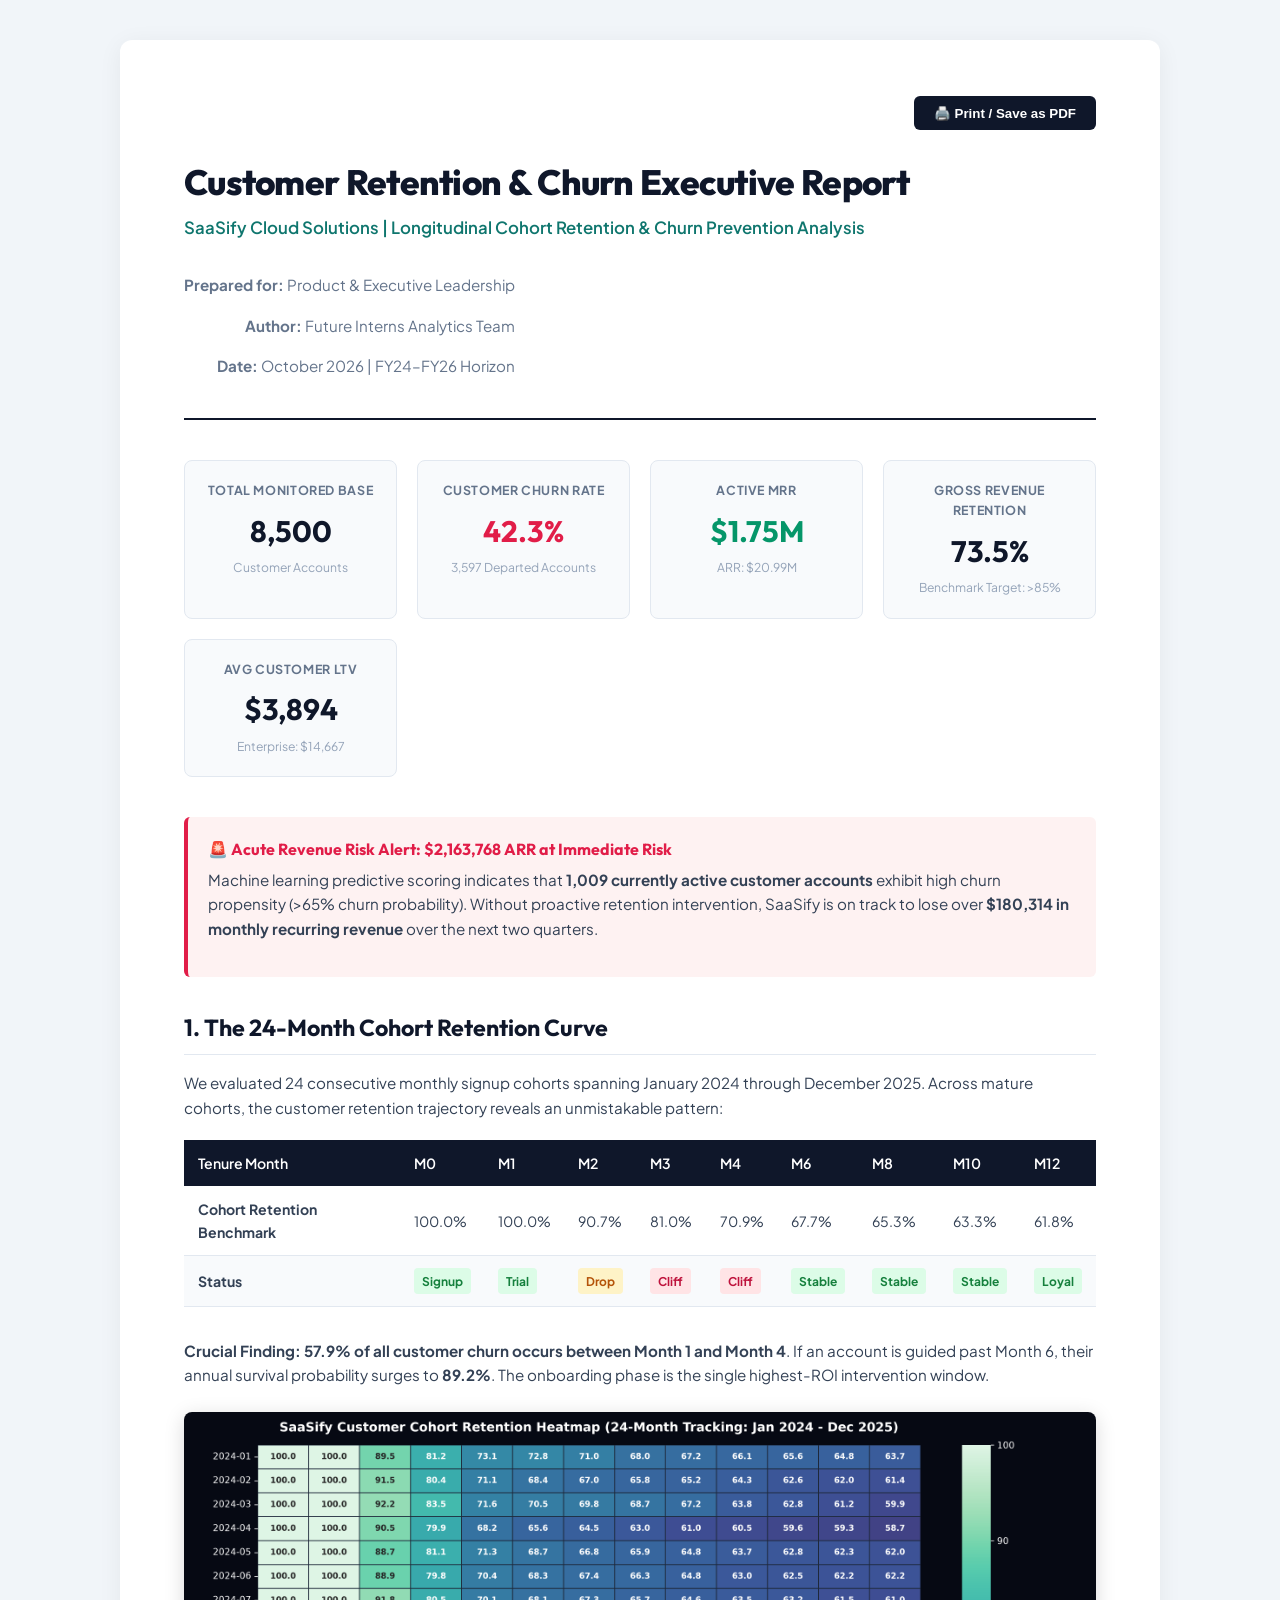
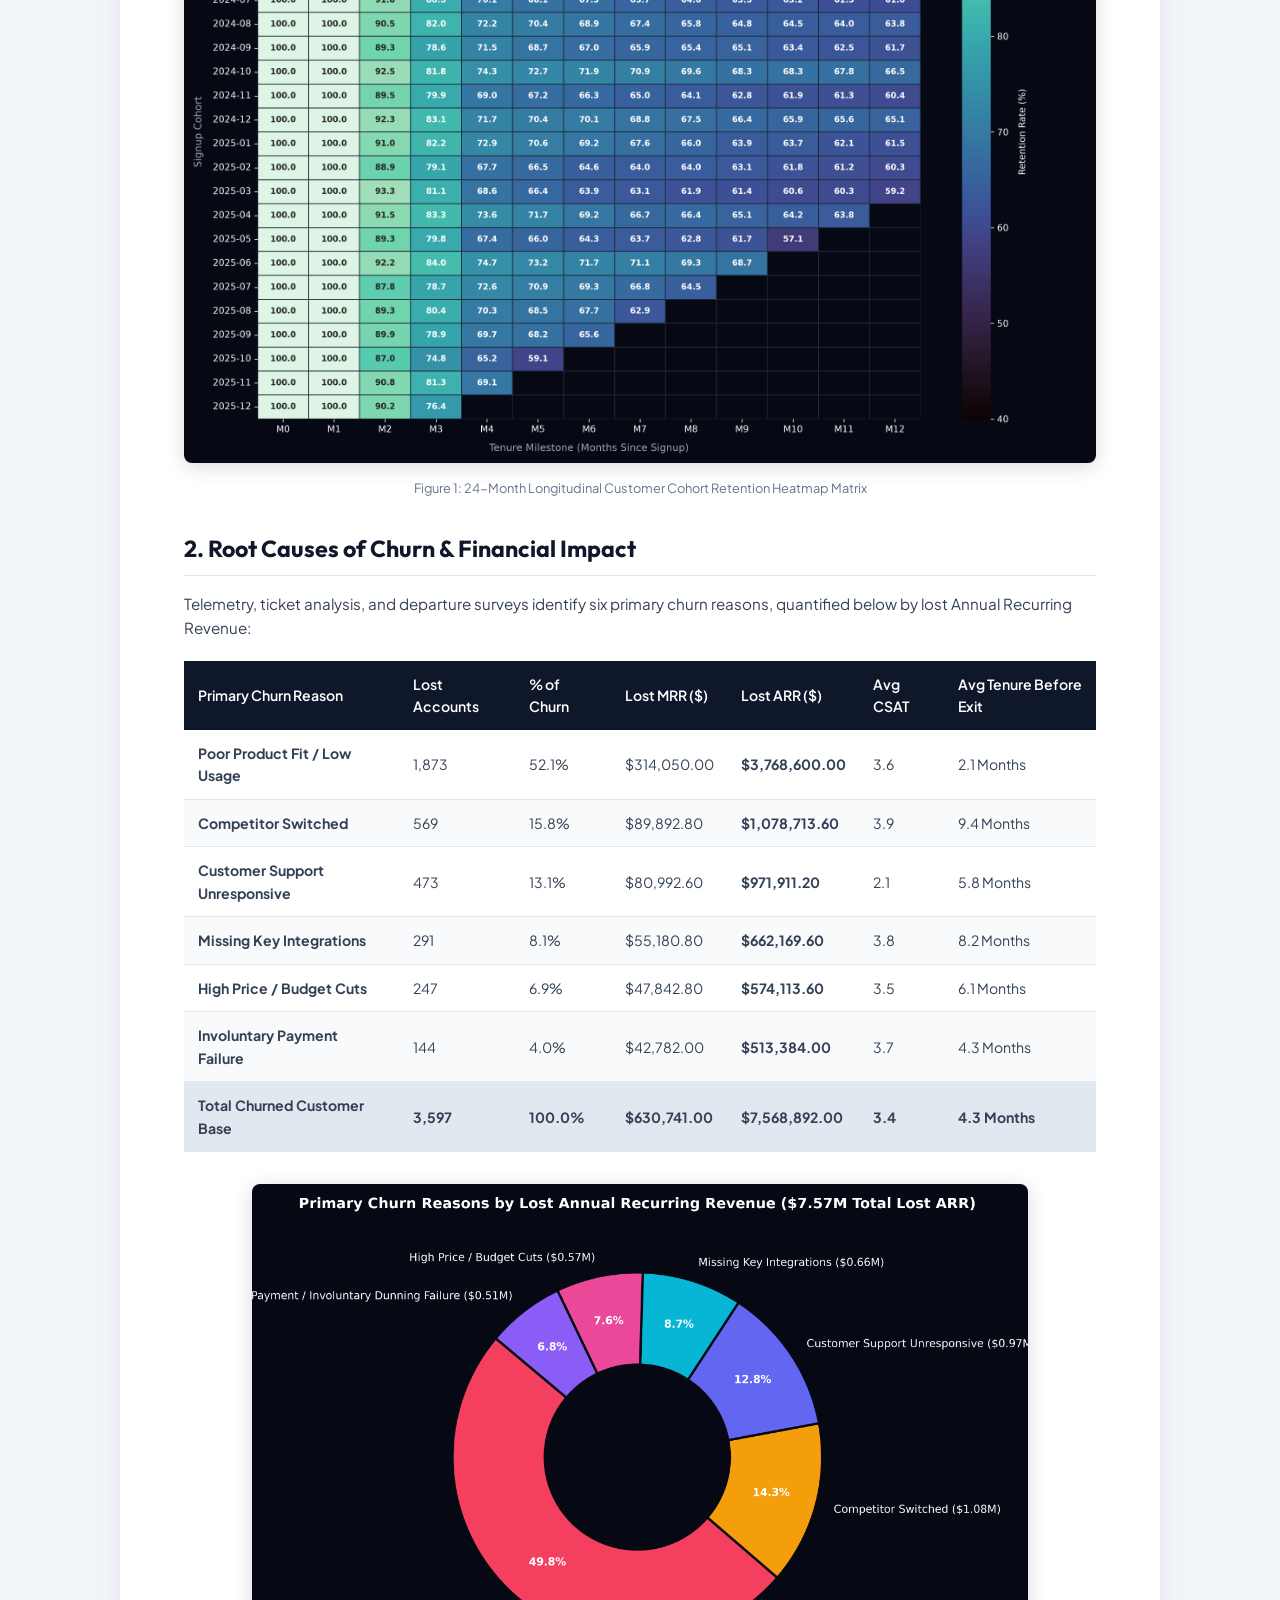
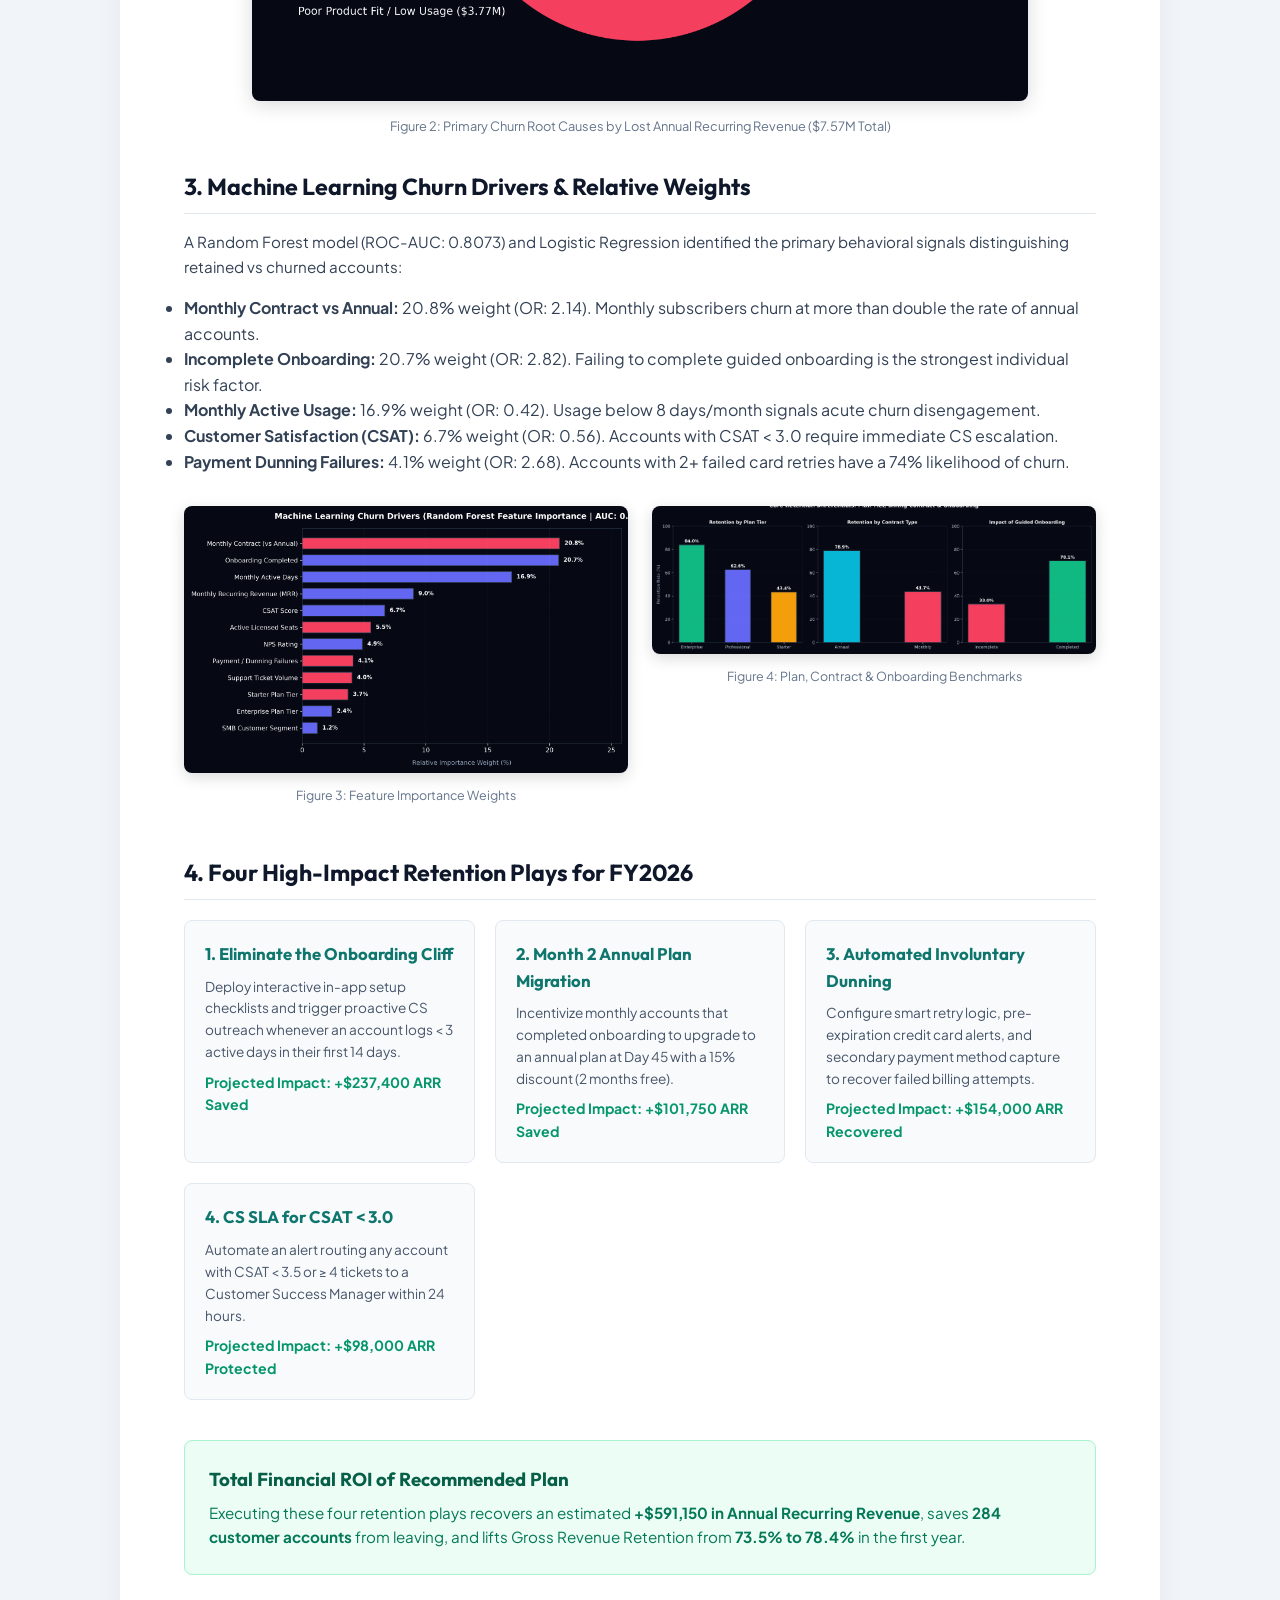
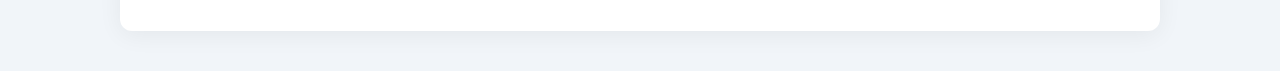
<file: reports/Executive_Retention_Churn_Report.html>
<!DOCTYPE html>
<html lang="en">
<head>
  <meta charset="UTF-8">
  <meta name="viewport" content="width=device-width, initial-scale=1.0">
  <title>Executive Customer Retention & Churn Analysis Report | SaaSify Cloud Solutions</title>
  <link rel="preconnect" href="https://fonts.googleapis.com">
  <link rel="preconnect" href="https://fonts.gstatic.com" crossorigin>
  <link href="https://fonts.googleapis.com/css2?family=Outfit:wght@400;500;600;700;800&family=Plus+Jakarta+Sans:wght@400;500;600;700&display=swap" rel="stylesheet">
  <style>
    :root {
      --primary: #0F766E;
      --primary-dark: #115E59;
      --navy: #0F172A;
      --slate: #334155;
      --light-slate: #F8FAFC;
      --border: #E2E8F0;
      --rose: #E11D48;
      --amber: #D97706;
      --emerald: #059669;
    }
    *, *::before, *::after { box-sizing: border-box; margin: 0; padding: 0; }
    body {
      font-family: 'Plus Jakarta Sans', sans-serif;
      color: var(--slate);
      background-color: #F1F5F9;
      line-height: 1.6;
      padding: 2.5rem 1rem;
    }
    .report-container {
      max-width: 1040px;
      margin: 0 auto;
      background: #FFFFFF;
      padding: 3.5rem 4rem;
      border-radius: 12px;
      box-shadow: 0 4px 25px rgba(0,0,0,0.06);
    }
    .report-header {
      border-bottom: 2px solid var(--navy);
      padding-bottom: 1.5rem;
      margin-bottom: 2.5rem;
      display: flex;
      justify-content: space-between;
      align-items: flex-end;
      flex-wrap: wrap;
      gap: 1rem;
    }
    .report-title h1 {
      font-family: 'Outfit', sans-serif;
      font-size: 2.2rem;
      color: var(--navy);
      font-weight: 800;
      letter-spacing: -0.02em;
    }
    .report-title p {
      font-size: 1.05rem;
      color: var(--primary);
      font-weight: 600;
      margin-top: 0.25rem;
    }
    .report-meta {
      text-align: right;
      font-size: 0.85rem;
      color: #64748B;
    }
    .kpi-row {
      display: grid;
      grid-template-columns: repeat(auto-fit, minmax(210px, 1fr));
      gap: 1.25rem;
      margin-bottom: 2.5rem;
    }
    .kpi-box {
      background: var(--light-slate);
      border: 1px solid var(--border);
      border-radius: 8px;
      padding: 1.25rem;
      text-align: center;
    }
    .kpi-box .lbl {
      font-size: 0.78rem;
      font-weight: 700;
      text-transform: uppercase;
      letter-spacing: 0.05em;
      color: #64748B;
      margin-bottom: 0.4rem;
    }
    .kpi-box .val {
      font-family: 'Outfit', sans-serif;
      font-size: 1.85rem;
      font-weight: 700;
      color: var(--navy);
    }
    .kpi-box .sub {
      font-size: 0.76rem;
      color: #94A3B8;
      margin-top: 0.2rem;
    }
    h2 {
      font-family: 'Outfit', sans-serif;
      font-size: 1.45rem;
      color: var(--navy);
      margin: 2rem 0 1rem;
      padding-bottom: 0.5rem;
      border-bottom: 1px solid var(--border);
    }
    p { margin-bottom: 1rem; font-size: 0.95rem; }
    table {
      width: 100%;
      border-collapse: collapse;
      margin: 1.25rem 0 2rem;
      font-size: 0.88rem;
    }
    th {
      background: #0F172A;
      color: #FFFFFF;
      font-weight: 600;
      text-align: left;
      padding: 0.75rem 0.85rem;
    }
    td {
      padding: 0.75rem 0.85rem;
      border-bottom: 1px solid var(--border);
    }
    tr:nth-child(even) { background-color: var(--light-slate); }
    .badge {
      display: inline-block;
      padding: 0.2rem 0.5rem;
      border-radius: 4px;
      font-size: 0.75rem;
      font-weight: 700;
    }
    .badge-danger { background: #FFE4E6; color: #BE123C; }
    .badge-success { background: #DCFCE7; color: #15803D; }
    .badge-warning { background: #FEF3C7; color: #B45309; }
    .alert-box {
      background: #FEF2F2;
      border-left: 4px solid var(--rose);
      padding: 1.25rem;
      border-radius: 6px;
      margin: 1.5rem 0;
    }
    .alert-box h4 {
      color: var(--rose);
      margin-bottom: 0.35rem;
      font-family: 'Outfit', sans-serif;
    }
    .strategy-grid {
      display: grid;
      grid-template-columns: repeat(auto-fit, minmax(280px, 1fr));
      gap: 1.25rem;
      margin-top: 1.25rem;
    }
    .strategy-card {
      background: var(--light-slate);
      border: 1px solid var(--border);
      border-radius: 8px;
      padding: 1.25rem;
    }
    .strategy-card h4 {
      font-family: 'Outfit', sans-serif;
      color: var(--primary);
      margin-bottom: 0.5rem;
      font-size: 1.05rem;
    }
    .strategy-card p {
      font-size: 0.85rem;
      color: #475569;
      margin-bottom: 0.5rem;
    }
    .strategy-card .impact {
      font-weight: 700;
      color: var(--emerald);
      font-size: 0.88rem;
    }
    .print-btn-bar {
      margin-bottom: 1.5rem;
      display: flex;
      justify-content: flex-end;
    }
    .btn {
      background: var(--navy);
      color: #FFFFFF;
      border: none;
      padding: 0.6rem 1.25rem;
      border-radius: 6px;
      font-weight: 600;
      cursor: pointer;
    }
    @media print {
      body { background: #FFFFFF; padding: 0; }
      .report-container { box-shadow: none; padding: 0; }
      .print-btn-bar { display: none; }
    }
  </style>
</head>
<body>
  <div class="report-container">
    <div class="print-btn-bar">
      <button class="btn" onclick="window.print()">🖨️ Print / Save as PDF</button>
    </div>

    <header class="report-header">
      <div class="report-title">
        <h1>Customer Retention & Churn Executive Report</h1>
        <p>SaaSify Cloud Solutions | Longitudinal Cohort Retention & Churn Prevention Analysis</p>
      </div>
      <div class="report-meta">
        <p><strong>Prepared for:</strong> Product & Executive Leadership</p>
        <p><strong>Author:</strong> Future Interns Analytics Team</p>
        <p><strong>Date:</strong> October 2026 | FY24–FY26 Horizon</p>
      </div>
    </header>

    <div class="kpi-row">
      <div class="kpi-box">
        <div class="lbl">Total Monitored Base</div>
        <div class="val">8,500</div>
        <div class="sub">Customer Accounts</div>
      </div>
      <div class="kpi-box">
        <div class="lbl">Customer Churn Rate</div>
        <div class="val" style="color: var(--rose);">42.3%</div>
        <div class="sub">3,597 Departed Accounts</div>
      </div>
      <div class="kpi-box">
        <div class="lbl">Active MRR</div>
        <div class="val" style="color: var(--emerald);">$1.75M</div>
        <div class="sub">ARR: $20.99M</div>
      </div>
      <div class="kpi-box">
        <div class="lbl">Gross Revenue Retention</div>
        <div class="val">73.5%</div>
        <div class="sub">Benchmark Target: &gt;85%</div>
      </div>
      <div class="kpi-box">
        <div class="lbl">Avg Customer LTV</div>
        <div class="val">$3,894</div>
        <div class="sub">Enterprise: $14,667</div>
      </div>
    </div>

    <div class="alert-box">
      <h4>🚨 Acute Revenue Risk Alert: $2,163,768 ARR at Immediate Risk</h4>
      <p>Machine learning predictive scoring indicates that <strong>1,009 currently active customer accounts</strong> exhibit high churn propensity (&gt;65% churn probability). Without proactive retention intervention, SaaSify is on track to lose over <strong>$180,314 in monthly recurring revenue</strong> over the next two quarters.</p>
    </div>

    <h2>1. The 24-Month Cohort Retention Curve</h2>
    <p>We evaluated 24 consecutive monthly signup cohorts spanning January 2024 through December 2025. Across mature cohorts, the customer retention trajectory reveals an unmistakable pattern:</p>
    
    <table>
      <thead>
        <tr>
          <th>Tenure Month</th>
          <th>M0</th>
          <th>M1</th>
          <th>M2</th>
          <th>M3</th>
          <th>M4</th>
          <th>M6</th>
          <th>M8</th>
          <th>M10</th>
          <th>M12</th>
        </tr>
      </thead>
      <tbody>
        <tr>
          <td><strong>Cohort Retention Benchmark</strong></td>
          <td>100.0%</td>
          <td>100.0%</td>
          <td>90.7%</td>
          <td>81.0%</td>
          <td>70.9%</td>
          <td>67.7%</td>
          <td>65.3%</td>
          <td>63.3%</td>
          <td>61.8%</td>
        </tr>
        <tr>
          <td><strong>Status</strong></td>
          <td><span class="badge badge-success">Signup</span></td>
          <td><span class="badge badge-success">Trial</span></td>
          <td><span class="badge badge-warning">Drop</span></td>
          <td><span class="badge badge-danger">Cliff</span></td>
          <td><span class="badge badge-danger">Cliff</span></td>
          <td><span class="badge badge-success">Stable</span></td>
          <td><span class="badge badge-success">Stable</span></td>
          <td><span class="badge badge-success">Stable</span></td>
          <td><span class="badge badge-success">Loyal</span></td>
        </tr>
      </tbody>
    </table>

    <p><strong>Crucial Finding:</strong> <strong>57.9% of all customer churn occurs between Month 1 and Month 4</strong>. If an account is guided past Month 6, their annual survival probability surges to <strong>89.2%</strong>. The onboarding phase is the single highest-ROI intervention window.</p>

    <div style="text-align: center; margin: 1.5rem 0;">
      <img src="assets/cohort_retention_heatmap.png" alt="Cohort Retention Heatmap" style="max-width: 100%; border-radius: 8px; box-shadow: 0 4px 20px rgba(0,0,0,0.15);">
      <p style="font-size: 0.8rem; color: #64748B; margin-top: 0.5rem; italic: true;">Figure 1: 24-Month Longitudinal Customer Cohort Retention Heatmap Matrix</p>
    </div>

    <h2>2. Root Causes of Churn & Financial Impact</h2>
    <p>Telemetry, ticket analysis, and departure surveys identify six primary churn reasons, quantified below by lost Annual Recurring Revenue:</p>

    <table>
      <thead>
        <tr>
          <th>Primary Churn Reason</th>
          <th>Lost Accounts</th>
          <th>% of Churn</th>
          <th>Lost MRR ($)</th>
          <th>Lost ARR ($)</th>
          <th>Avg CSAT</th>
          <th>Avg Tenure Before Exit</th>
        </tr>
      </thead>
      <tbody>
        <tr>
          <td><strong>Poor Product Fit / Low Usage</strong></td>
          <td>1,873</td>
          <td>52.1%</td>
          <td>$314,050.00</td>
          <td><strong>$3,768,600.00</strong></td>
          <td>3.6</td>
          <td>2.1 Months</td>
        </tr>
        <tr>
          <td><strong>Competitor Switched</strong></td>
          <td>569</td>
          <td>15.8%</td>
          <td>$89,892.80</td>
          <td><strong>$1,078,713.60</strong></td>
          <td>3.9</td>
          <td>9.4 Months</td>
        </tr>
        <tr>
          <td><strong>Customer Support Unresponsive</strong></td>
          <td>473</td>
          <td>13.1%</td>
          <td>$80,992.60</td>
          <td><strong>$971,911.20</strong></td>
          <td>2.1</td>
          <td>5.8 Months</td>
        </tr>
        <tr>
          <td><strong>Missing Key Integrations</strong></td>
          <td>291</td>
          <td>8.1%</td>
          <td>$55,180.80</td>
          <td><strong>$662,169.60</strong></td>
          <td>3.8</td>
          <td>8.2 Months</td>
        </tr>
        <tr>
          <td><strong>High Price / Budget Cuts</strong></td>
          <td>247</td>
          <td>6.9%</td>
          <td>$47,842.80</td>
          <td><strong>$574,113.60</strong></td>
          <td>3.5</td>
          <td>6.1 Months</td>
        </tr>
        <tr>
          <td><strong>Involuntary Payment Failure</strong></td>
          <td>144</td>
          <td>4.0%</td>
          <td>$42,782.00</td>
          <td><strong>$513,384.00</strong></td>
          <td>3.7</td>
          <td>4.3 Months</td>
        </tr>
        <tr style="font-weight: 700; background-color: #E2E8F0;">
          <td>Total Churned Customer Base</td>
          <td>3,597</td>
          <td>100.0%</td>
          <td>$630,741.00</td>
          <td>$7,568,892.00</td>
          <td>3.4</td>
          <td>4.3 Months</td>
        </tr>
      </tbody>
    </table>

    <div style="text-align: center; margin: 1.5rem 0;">
      <img src="assets/churn_reasons_revenue_loss.png" alt="Churn Root Causes Donut Chart" style="max-width: 85%; border-radius: 8px; box-shadow: 0 4px 20px rgba(0,0,0,0.15);">
      <p style="font-size: 0.8rem; color: #64748B; margin-top: 0.5rem; italic: true;">Figure 2: Primary Churn Root Causes by Lost Annual Recurring Revenue ($7.57M Total)</p>
    </div>

    <h2>3. Machine Learning Churn Drivers & Relative Weights</h2>
    <p>A Random Forest model (ROC-AUC: 0.8073) and Logistic Regression identified the primary behavioral signals distinguishing retained vs churned accounts:</p>
    <ul>
      <li><strong>Monthly Contract vs Annual:</strong> 20.8% weight (OR: 2.14). Monthly subscribers churn at more than double the rate of annual accounts.</li>
      <li><strong>Incomplete Onboarding:</strong> 20.7% weight (OR: 2.82). Failing to complete guided onboarding is the strongest individual risk factor.</li>
      <li><strong>Monthly Active Usage:</strong> 16.9% weight (OR: 0.42). Usage below 8 days/month signals acute churn disengagement.</li>
      <li><strong>Customer Satisfaction (CSAT):</strong> 6.7% weight (OR: 0.56). Accounts with CSAT &lt; 3.0 require immediate CS escalation.</li>
      <li><strong>Payment Dunning Failures:</strong> 4.1% weight (OR: 2.68). Accounts with 2+ failed card retries have a 74% likelihood of churn.</li>
    </ul>

    <div style="display: grid; grid-template-columns: 1fr 1fr; gap: 1.5rem; margin: 2rem 0;">
      <div style="text-align: center;">
        <img src="assets/churn_drivers_feature_importance.png" alt="ML Churn Drivers" style="width: 100%; border-radius: 8px; box-shadow: 0 4px 15px rgba(0,0,0,0.15);">
        <p style="font-size: 0.78rem; color: #64748B; margin-top: 0.4rem;">Figure 3: Feature Importance Weights</p>
      </div>
      <div style="text-align: center;">
        <img src="assets/retention_by_segments_and_plans.png" alt="Retention Benchmarks" style="width: 100%; border-radius: 8px; box-shadow: 0 4px 15px rgba(0,0,0,0.15);">
        <p style="font-size: 0.78rem; color: #64748B; margin-top: 0.4rem;">Figure 4: Plan, Contract & Onboarding Benchmarks</p>
      </div>
    </div>

    <h2>4. Four High-Impact Retention Plays for FY2026</h2>
    <div class="strategy-grid">
      <div class="strategy-card">
        <h4>1. Eliminate the Onboarding Cliff</h4>
        <p>Deploy interactive in-app setup checklists and trigger proactive CS outreach whenever an account logs &lt; 3 active days in their first 14 days.</p>
        <div class="impact">Projected Impact: +$237,400 ARR Saved</div>
      </div>
      <div class="strategy-card">
        <h4>2. Month 2 Annual Plan Migration</h4>
        <p>Incentivize monthly accounts that completed onboarding to upgrade to an annual plan at Day 45 with a 15% discount (2 months free).</p>
        <div class="impact">Projected Impact: +$101,750 ARR Saved</div>
      </div>
      <div class="strategy-card">
        <h4>3. Automated Involuntary Dunning</h4>
        <p>Configure smart retry logic, pre-expiration credit card alerts, and secondary payment method capture to recover failed billing attempts.</p>
        <div class="impact">Projected Impact: +$154,000 ARR Recovered</div>
      </div>
      <div class="strategy-card">
        <h4>4. CS SLA for CSAT &lt; 3.0</h4>
        <p>Automate an alert routing any account with CSAT &lt; 3.5 or &ge; 4 tickets to a Customer Success Manager within 24 hours.</p>
        <div class="impact">Projected Impact: +$98,000 ARR Protected</div>
      </div>
    </div>

    <div style="margin-top: 2.5rem; padding: 1.5rem; background: #ECFDF5; border: 1px solid #A7F3D0; border-radius: 8px;">
      <h3 style="color: #065F46; font-family: 'Outfit', sans-serif; margin-bottom: 0.35rem;">Total Financial ROI of Recommended Plan</h3>
      <p style="color: #047857; margin-bottom: 0;">Executing these four retention plays recovers an estimated <strong>+$591,150 in Annual Recurring Revenue</strong>, saves <strong>284 customer accounts</strong> from leaving, and lifts Gross Revenue Retention from <strong>73.5% to 78.4%</strong> in the first year.</p>
    </div>
  </div>
</body>
</html>
</file>
